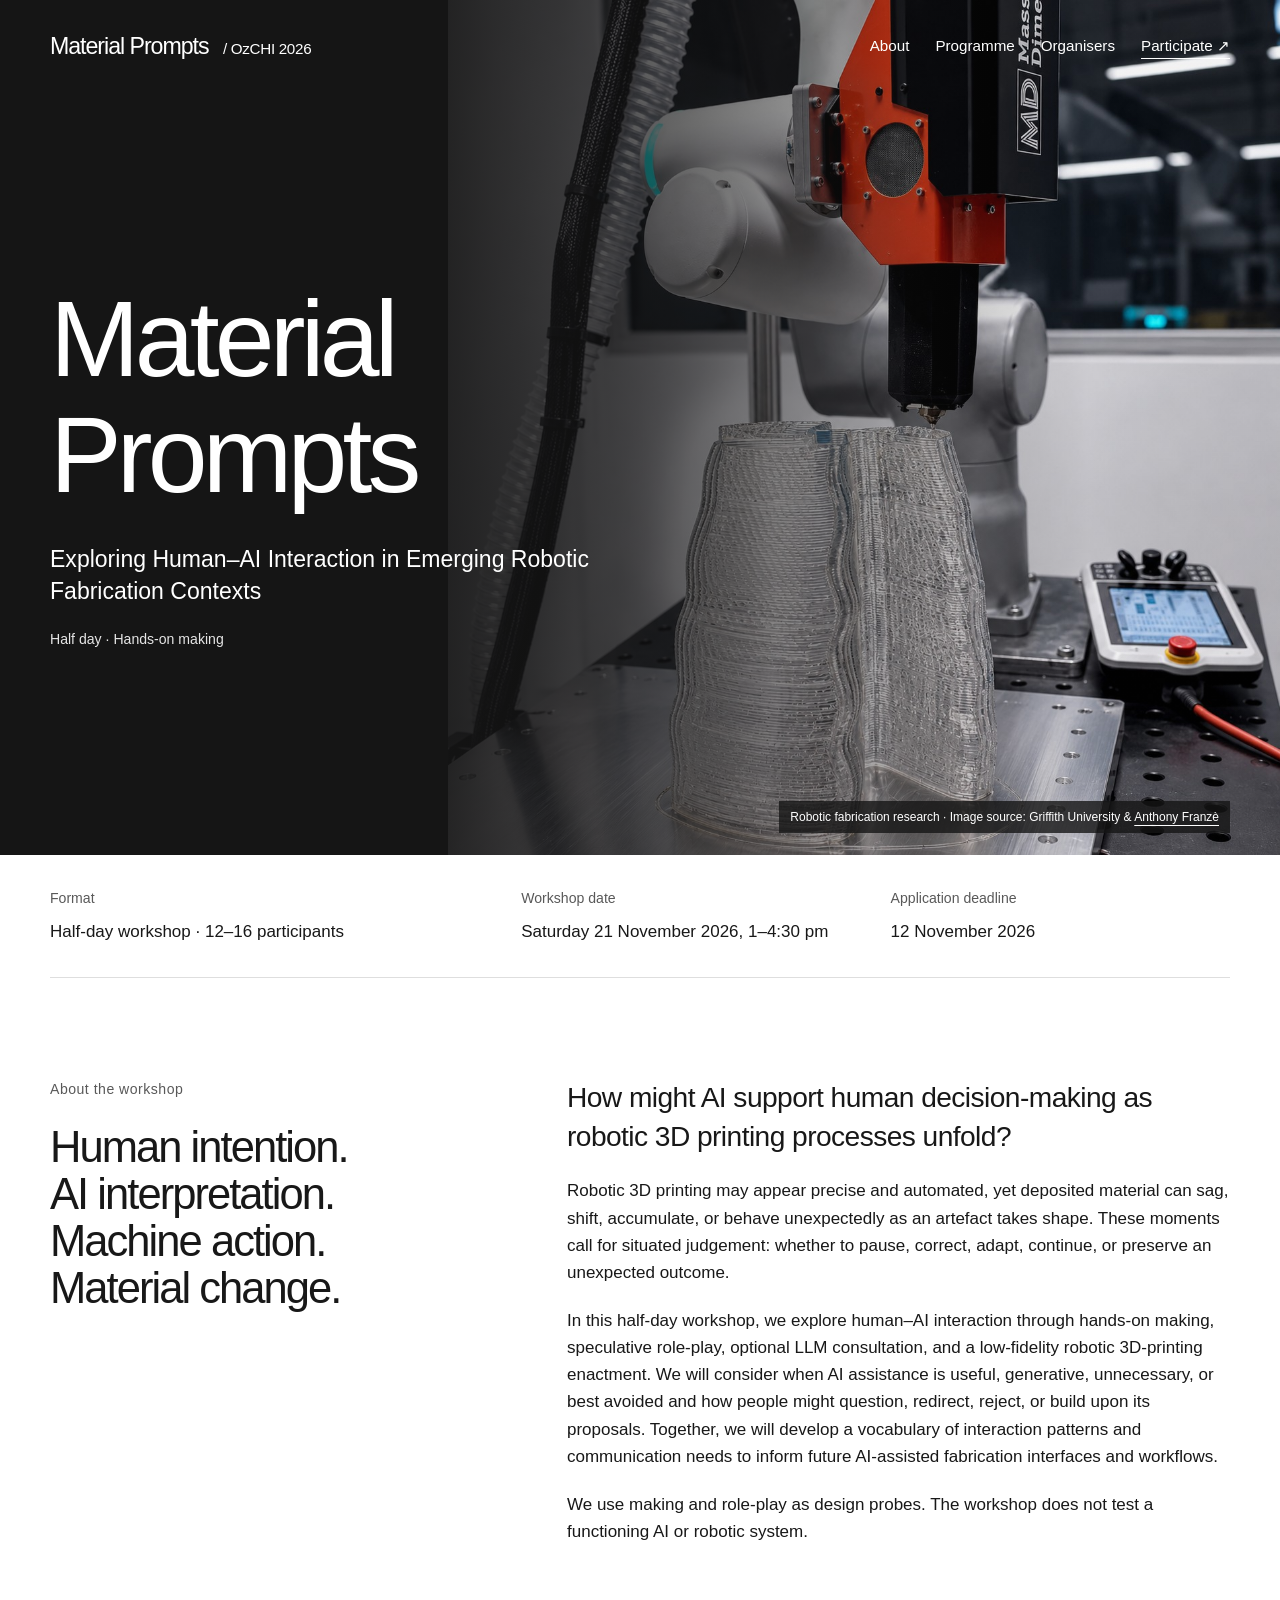
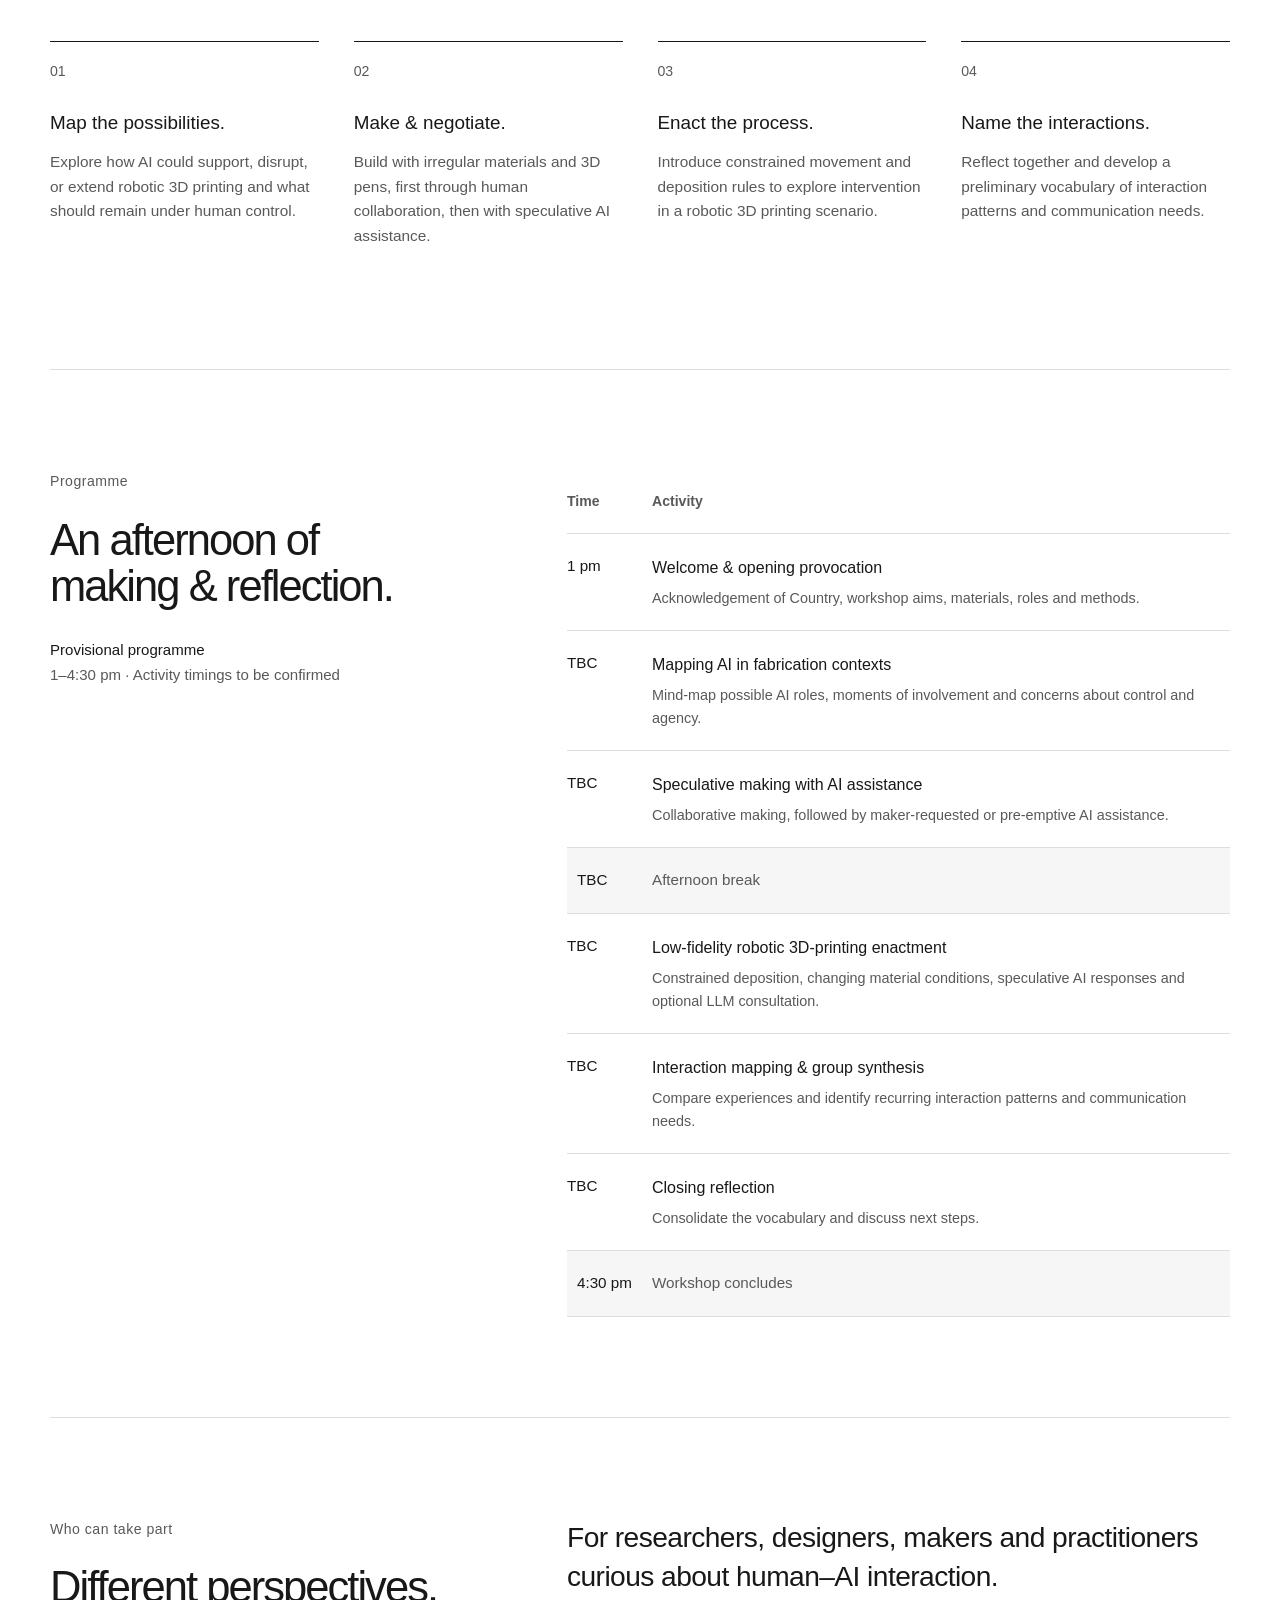
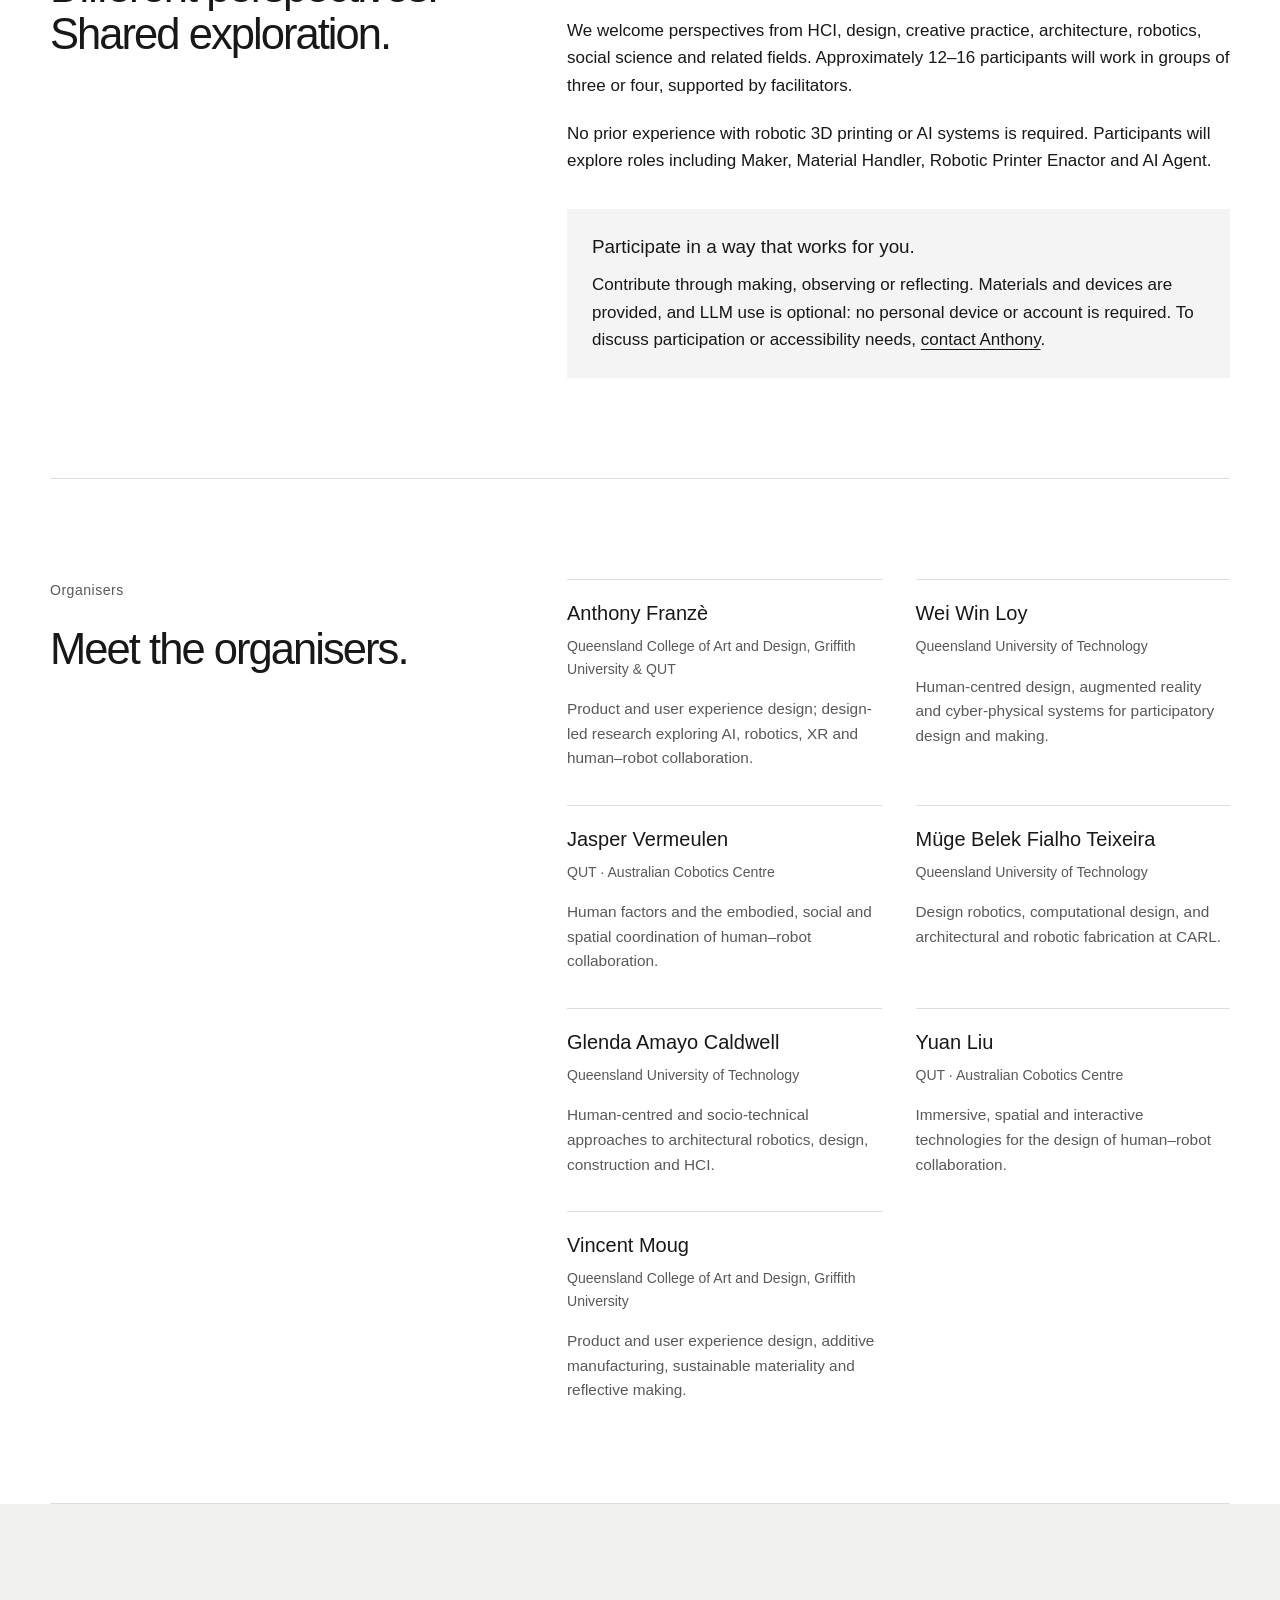
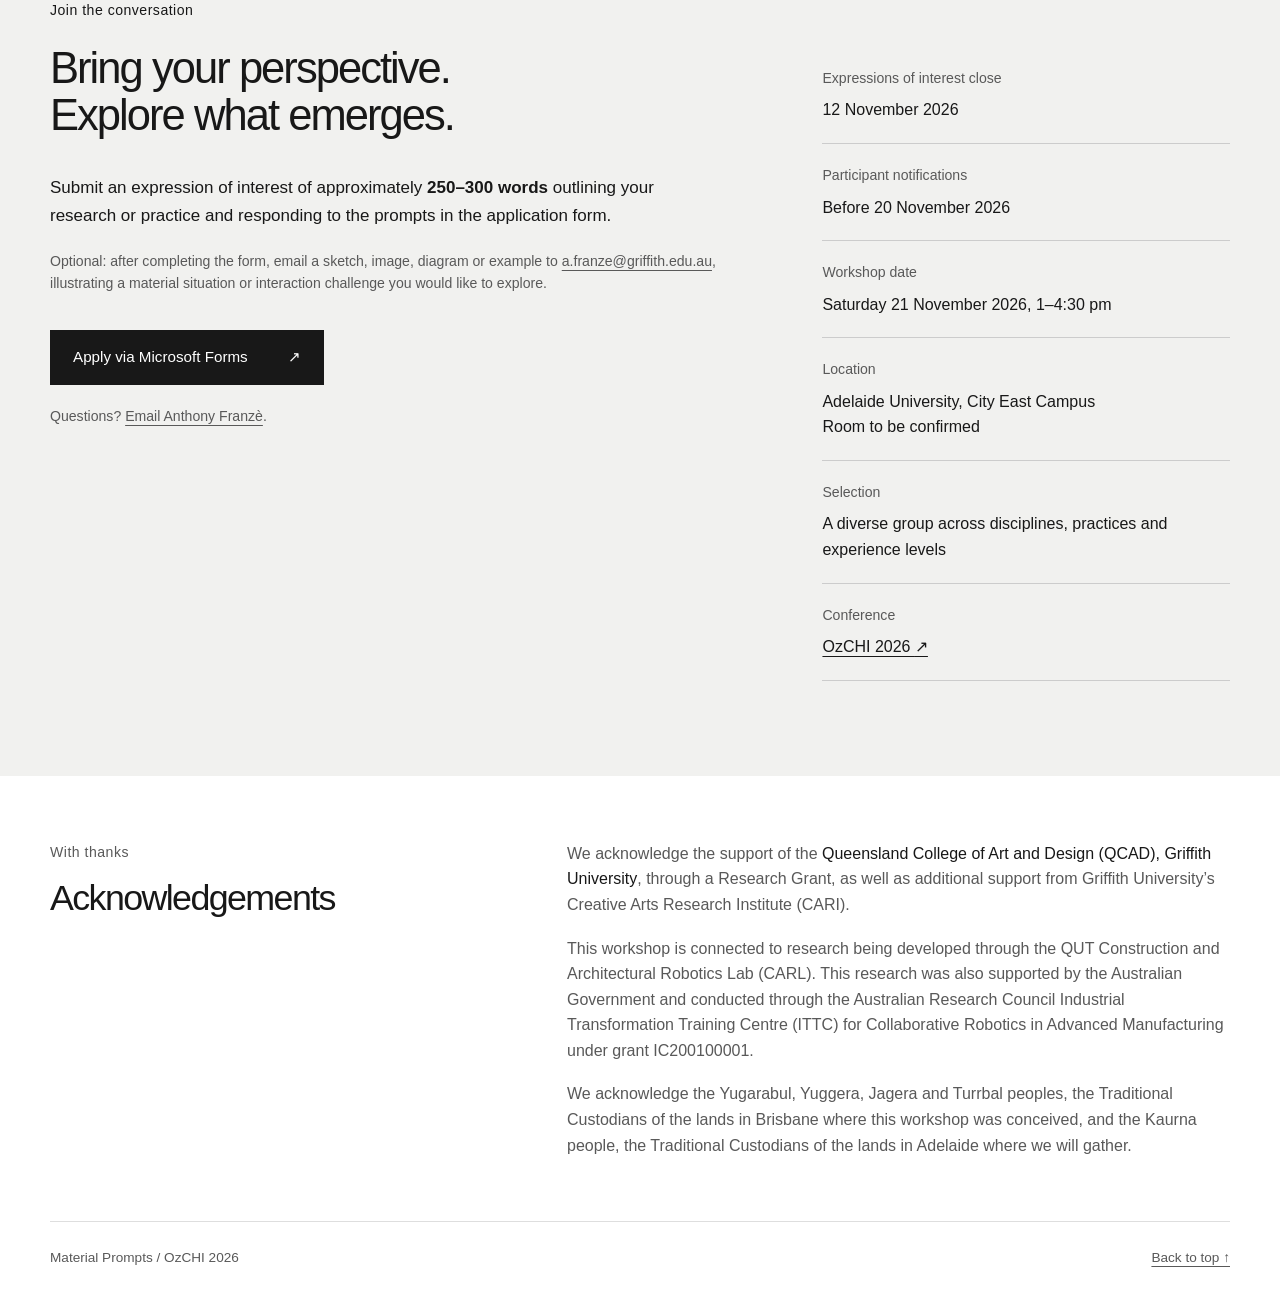
<file: index.html>
<!doctype html>
<html lang="en-AU">
<head>
  <meta charset="utf-8">
  <meta name="viewport" content="width=device-width, initial-scale=1">
  <title>Material Prompts | OzCHI 2026 Workshop</title>
  <meta name="description" content="Explore human–AI interaction in emerging robotic fabrication contexts through hands-on making and speculative role-play. A half-day workshop for OzCHI 2026.">
  <meta name="theme-color" content="#151515">
  <link rel="icon" href="favicon.svg" type="image/svg+xml">
  <link rel="stylesheet" href="style.css">
</head>
<body>
  <a class="skip" href="#main">Skip to content</a>
  <header class="site-header wrap">
    <a class="brand" href="#">Material Prompts <span>/ OzCHI 2026</span></a>
    <nav aria-label="Main navigation">
      <a href="#about">About</a><a href="#programme">Programme</a><a href="#organisers">Organisers</a><a href="#participate">Participate <span aria-hidden="true">↗</span></a>
    </nav>
  </header>
  <main id="main">
    <section class="hero" aria-labelledby="title">
      <img class="hero-image" src="assets/robotic-fabrication.jpg" alt="Robotic arm depositing material to build a layered freeform object" width="1237" height="1272" fetchpriority="high">
      <div>
        <p class="eyebrow"><br></p>
        <h1 id="title">Material<br>Prompts</h1>
        <p class="subtitle">Exploring Human–AI Interaction in Emerging Robotic Fabrication Contexts</p>
        <p class="small">Half day · Hands-on making</p>
      </div>
      <p class="image-credit">Robotic fabrication research · Image source: Griffith University &amp; <a href="https://www.anthonyfranze.com/">Anthony Franzè</a></p>
    </section>
    <aside class="institution wrap" aria-label="Workshop support" hidden><p class="eyebrow"><br></p><p><br></p></aside>
    <dl class="facts wrap">
      <div><dt>Format</dt><dd>Half-day workshop · 12–16 participants</dd></div>
      <div><dt>Workshop date</dt><dd>Saturday 21 November 2026, 1–4:30 pm</dd></div>
      <div><dt>Application deadline</dt><dd>12 November 2026</dd></div>
    </dl>
    <section id="about" class="section wrap">
      <div class="section-heading"><p class="eyebrow">About the workshop</p><h2>Human intention.<br>AI interpretation.<br>Machine action.<br>Material change.</h2></div>
      <div class="section-content">
        <p class="lead">How might AI support human decision-making as robotic 3D printing processes unfold?</p>
        <p>Robotic 3D printing may appear precise and automated, yet deposited material can sag, shift, accumulate, or behave unexpectedly as an artefact takes shape. These moments call for situated judgement: whether to pause, correct, adapt, continue, or preserve an unexpected outcome.</p>
        <p>In this half-day workshop, we explore human–AI interaction through hands-on making, speculative role-play, optional LLM consultation, and a low-fidelity robotic 3D-printing enactment. We will consider when AI assistance is useful, generative, unnecessary, or best avoided and how people might question, redirect, reject, or build upon its proposals. Together, we will develop a vocabulary of interaction patterns and communication needs to inform future AI-assisted fabrication interfaces and workflows.</p>
        <p>We use making and role-play as design probes. The workshop does not test a functioning AI or robotic system.</p>
      </div>
      <div class="activities">
        <article><span class="number">01</span><h3>Map the possibilities.</h3><p>Explore how AI could support, disrupt, or extend robotic 3D printing and what should remain under human control.</p></article>
        <article><span class="number">02</span><h3>Make &amp; negotiate.</h3><p>Build with irregular materials and 3D pens, first through human collaboration, then with speculative AI assistance.</p></article>
        <article><span class="number">03</span><h3>Enact the process.</h3><p>Introduce constrained movement and deposition rules to explore intervention in a robotic 3D printing scenario.</p></article>
        <article><span class="number">04</span><h3>Name the interactions.</h3><p>Reflect together and develop a preliminary vocabulary of interaction patterns and communication needs.</p></article>
      </div>
    </section>
    <section id="programme" class="section wrap">
      <div class="section-heading"><p class="eyebrow">Programme</p><h2>An afternoon of<br>making &amp; reflection.</h2><p>Provisional programme<br><span class="muted">1–4:30 pm · Activity timings to be confirmed</span></p></div>
      <div class="section-content">
        <table><caption class="sr-only">Provisional half-day workshop programme</caption><thead><tr><th scope="col">Time</th><th scope="col">Activity</th></tr></thead><tbody>
          <tr><th scope="row">1 pm</th><td><strong>Welcome &amp; opening provocation</strong><span>Acknowledgement of Country, workshop aims, materials, roles and methods.</span></td></tr>
          <tr><th scope="row">TBC</th><td><strong>Mapping AI in fabrication contexts</strong><span>Mind-map possible AI roles, moments of involvement and concerns about control and agency.</span></td></tr>
          <tr><th scope="row">TBC</th><td><strong>Speculative making with AI assistance</strong><span>Collaborative making, followed by maker-requested or pre-emptive AI assistance.</span></td></tr>
          <tr class="break"><th scope="row">TBC</th><td>Afternoon break</td></tr>
          <tr><th scope="row">TBC</th><td><strong>Low-fidelity robotic 3D-printing enactment</strong><span>Constrained deposition, changing material conditions, speculative AI responses and optional LLM consultation.</span></td></tr>
          <tr><th scope="row">TBC</th><td><strong>Interaction mapping &amp; group synthesis</strong><span>Compare experiences and identify recurring interaction patterns and communication needs.</span></td></tr>
          <tr><th scope="row">TBC</th><td><strong>Closing reflection</strong><span>Consolidate the vocabulary and discuss next steps.</span></td></tr>
          <tr class="break"><th scope="row">4:30 pm</th><td>Workshop concludes</td></tr>
        </tbody></table>
      </div>
    </section>
    <section class="section wrap" id="who">
      <div class="section-heading"><p class="eyebrow">Who can take part</p><h2>Different perspectives.<br>Shared exploration.</h2></div>
      <div class="section-content"><p class="lead">For researchers, designers, makers and practitioners curious about human–AI interaction.</p><p>We welcome perspectives from HCI, design, creative practice, architecture, robotics, social science and related fields. Approximately 12–16 participants will work in groups of three or four, supported by facilitators.</p><p>No prior experience with robotic 3D printing or AI systems is required. Participants will explore roles including Maker, Material Handler, Robotic Printer Enactor and AI Agent.</p><div class="note"><h3>Participate in a way that works for you.</h3><p>Contribute through making, observing or reflecting. Materials and devices are provided, and LLM use is optional: no personal device or account is required. To discuss participation or accessibility needs, <a href="mailto:a.franze@griffith.edu.au">contact Anthony</a>.</p></div></div>
    </section>
    <section id="organisers" class="section wrap">
      <div class="section-heading"><p class="eyebrow">Organisers</p><h2>Meet the organisers.</h2></div>
      <div class="people">
        <article><h3>Anthony Franzè</h3><p class="affiliation">Queensland College of Art and Design, Griffith University &amp; QUT</p><p>Product and user experience design; design-led research exploring AI, robotics, XR and human–robot collaboration.</p></article>
        <article><h3>Wei Win Loy</h3><p class="affiliation">Queensland University of Technology</p><p>Human-centred design, augmented reality and cyber-physical systems for participatory design and making.</p></article>
        <article><h3>Jasper Vermeulen</h3><p class="affiliation">QUT · Australian Cobotics Centre</p><p>Human factors and the embodied, social and spatial coordination of human–robot collaboration.</p></article>
        <article><h3>Müge Belek Fialho Teixeira</h3><p class="affiliation">Queensland University of Technology</p><p>Design robotics, computational design, and architectural and robotic fabrication at CARL.</p></article>
        <article><h3>Glenda Amayo Caldwell</h3><p class="affiliation">Queensland University of Technology</p><p>Human-centred and socio-technical approaches to architectural robotics, design, construction and HCI.</p></article>
        <article><h3>Yuan Liu</h3><p class="affiliation">QUT · Australian Cobotics Centre</p><p>Immersive, spatial and interactive technologies for the design of human–robot collaboration.</p></article>
        <article><h3>Vincent Moug</h3><p class="affiliation">Queensland College of Art and Design, Griffith University</p><p>Product and user experience design, additive manufacturing, sustainable materiality and reflective making.</p></article>
      </div>
    </section>
    <section id="participate" class="participate">
      <div class="wrap join-grid"><div><p class="eyebrow">Join the conversation</p><h2>Bring your perspective.<br>Explore what emerges.</h2><p>Submit an expression of interest of approximately <strong>250–300 words</strong> outlining your research or practice and responding to the prompts in the application form.</p>
        <p class="small">Optional: after completing the form, email a sketch, image, diagram or example to <a href="mailto:a.franze@griffith.edu.au">a.franze@griffith.edu.au</a>, illustrating a material situation or interaction challenge you would like to explore.</p>
        <a class="button" href="https://forms.cloud.microsoft/r/SnEC7xNbmc">Apply via Microsoft Forms <span aria-hidden="true">↗</span></a><p class="small">Questions? <a href="mailto:a.franze@griffith.edu.au">Email Anthony Franzè</a>.</p>
      </div><dl class="join-details"><div><dt>Expressions of interest close</dt><dd>12 November 2026</dd></div><div><dt>Participant notifications</dt><dd>Before 20 November 2026</dd></div><div><dt>Workshop date</dt><dd>Saturday 21 November 2026, 1–4:30 pm</dd></div><div><dt>Location</dt><dd>Adelaide University, City East Campus<br>Room to be confirmed</dd></div><div><dt>Selection</dt><dd>A diverse group across disciplines, practices and experience levels</dd></div><div><dt>Conference</dt><dd><a href="https://www.ozchi.org/2026/">OzCHI 2026 <span aria-hidden="true">↗</span></a></dd></div></dl></div>
    </section>
  </main>
  <footer class="wrap acknowledgements" aria-labelledby="acknowledgements-title">
    <div class="acknowledgements-heading"><p class="eyebrow">With thanks</p><h2 id="acknowledgements-title">Acknowledgements</h2></div>
    <div class="acknowledgements-copy" data-country-merged="true">
      <p>We acknowledge the support of the <strong>Queensland College of Art and Design (QCAD), Griffith University</strong>, through a Research Grant, as well as additional support from Griffith University’s Creative Arts Research Institute (CARI).</p>
      <p>This workshop is connected to research being developed through the QUT Construction and Architectural Robotics Lab (CARL). This research was also supported by the Australian Government and conducted through the Australian Research Council Industrial Transformation Training Centre (ITTC) for Collaborative Robotics in Advanced Manufacturing under grant IC200100001.</p>
      <p>We acknowledge the Yugarabul, Yuggera, Jagera and Turrbal peoples, the Traditional Custodians of the lands in Brisbane where this workshop was conceived, and the Kaurna people, the Traditional Custodians of the lands in Adelaide where we will gather.</p>
    </div>
    <div class="footer-bottom"><span>Material Prompts / OzCHI 2026</span><a href="#">Back to top ↑</a></div>
  </footer>
</body>
</html>
</file>
<file: style.css>
:root{font-family:"Helvetica Neue",Helvetica,Arial,sans-serif;color:#181818;background:#fff;font-synthesis:none;--muted:#595959;--line:#dedede}*{box-sizing:border-box}html{scroll-behavior:smooth;scroll-padding-top:28px}body{margin:0;font-size:17px;line-height:1.6}a{color:inherit;text-underline-offset:4px}a:hover{text-decoration-thickness:2px}a:focus-visible{outline:3px solid #438fea;outline-offset:5px}p{margin:0 0 1.3rem}h1,h2,h3{margin:0;font-weight:500}h1,h2{letter-spacing:-.045em;line-height:1.08}h1{font-size:clamp(4.3rem,8.4vw,8.2rem);margin:30px 0}h2{font-size:clamp(2rem,3.4vw,3.4rem)}h3{font-size:1.18rem;line-height:1.35}.wrap{width:min(1380px,calc(100% - 100px));margin-inline:auto}.site-header{position:absolute;z-index:2;top:0;left:0;right:0;color:white;display:flex;justify-content:space-between;align-items:center;gap:25px;padding-block:28px}.brand{font-size:1.45rem;font-weight:500;letter-spacing:-.045em;text-decoration:none}.brand span{display:inline-block;font-size:.95rem;font-weight:400;letter-spacing:-.02em;padding-left:9px}nav{display:flex;flex-wrap:wrap;gap:26px}nav a{font-size:.95rem;text-decoration:none}nav a:last-child{border-bottom:1px solid white}.hero{position:relative;isolation:isolate;min-height:810px;min-height:min(940px,max(810px,95svh));background:#151515;color:white;padding:145px max(50px,calc((100vw - 1380px)/2)) 100px;display:flex;align-items:center;overflow:hidden}.hero:after{content:"";position:absolute;z-index:-1;inset:0;background:linear-gradient(90deg,#151515 0%,#151515f5 32%,#151515a6 53%,#1515150d 85%)}.hero-image{position:absolute;z-index:-2;right:0;top:0;width:65%;height:100%;object-fit:cover;object-position:50% 44%}.hero>div{width:min(620px,61%)}.eyebrow{font-size:.88rem;font-weight:400;letter-spacing:.035em;margin-bottom:24px}.subtitle{font-size:clamp(1.15rem,1.8vw,1.65rem);line-height:1.4;max-width:590px}.button{display:inline-flex;justify-content:space-between;align-items:center;gap:40px;border:1px solid #181818;background:#181818;color:white;padding:14px 22px;margin:15px 0 20px;text-decoration:none;font-size:.95rem}.button:hover{background:#333}.hero .button{background:white;border-color:white;color:#181818}.hero .button:hover{background:#dedede}.small{font-size:.88rem;color:var(--muted)}.hero .small{color:#e5e5e5;max-width:450px}.image-credit{position:absolute;bottom:22px;right:50px;margin:0;font-size:.75rem;line-height:1.5;color:white;text-align:right;background:#151515c9;padding:7px 11px}.facts{display:grid;grid-template-columns:1.3fr 1fr 1fr;gap:30px;padding-block:32px;margin-block:0;border-bottom:1px solid var(--line)}dt{font-size:.88rem;color:var(--muted);margin-bottom:8px}dd{margin:0;font-weight:500}.section{display:grid;grid-template-columns:1fr 1.5fr;gap:75px;padding-block:100px;border-bottom:1px solid var(--line)}.section-heading>p:not(.eyebrow){font-size:.94rem;margin-top:28px}.section-heading .eyebrow{color:var(--muted)}.section-content{max-width:800px}.lead{font-size:clamp(1.4rem,2.2vw,1.9rem);line-height:1.4;letter-spacing:-.02em}.muted{color:var(--muted)}.activities{display:grid;grid-template-columns:repeat(4,1fr);gap:35px;grid-column:1/-1}.activities article{border-top:1px solid #181818;padding-top:18px}.number{color:var(--muted);font-size:.88rem;display:block;margin-bottom:28px}.activities h3{margin-bottom:14px}.activities p,.people p{font-size:.96rem;color:var(--muted)}table{border-collapse:collapse;text-align:left;width:100%}thead{font-size:.88rem;color:var(--muted)}th,td{border-bottom:1px solid var(--line);padding:20px 0;vertical-align:top}th:first-child{width:85px;padding-right:18px}tbody th{font-size:.95rem;font-weight:400}td strong{font-size:1rem;font-weight:500}td span{display:block;font-size:.9rem;color:var(--muted);margin-top:6px}.break{background:#f6f6f6}.break th{padding-left:10px}.break td{color:var(--muted);font-size:.95rem}.note{background:#f4f4f4;padding:25px;margin-top:35px}.note p{margin:12px 0 0}.people{display:grid;grid-template-columns:1fr 1fr;gap:34px}.people article{border-top:1px solid var(--line);padding-top:20px}.people h3{font-size:1.25rem}.people .affiliation{font-size:.88rem;margin:8px 0 17px}.people p:last-child{margin-bottom:0}.participate{background:#f1f1ef;padding-block:95px}.join-grid{display:grid;grid-template-columns:1.65fr 1fr;gap:100px}.participate h2{margin-bottom:35px}.prompts{padding-left:20px;font-size:1rem}.prompts li{padding-left:6px;margin-bottom:13px}.join-details{margin:48px 0 0}.join-details div{padding-block:20px;border-bottom:1px solid #ccc}.join-details dd{font-weight:400;font-size:1rem}footer{padding-block:45px;display:flex;justify-content:space-between;gap:55px;font-size:.83rem;color:var(--muted)}footer p{max-width:900px;margin:0}footer>a{min-width:170px}.skip{position:absolute;top:-100px;left:20px;padding:12px;background:white;z-index:5}.skip:focus{top:10px}.sr-only{position:absolute;width:1px;height:1px;padding:0;margin:-1px;overflow:hidden;clip:rect(0,0,0,0);white-space:nowrap;border:0}
@media(max-width:1000px){.wrap{width:calc(100% - 64px)}.site-header{align-items:flex-start}.brand span{display:block;padding:3px 0 0}nav{gap:18px}.hero{padding-inline:32px}.hero>div{width:70%}.section{gap:40px;grid-template-columns:1fr 1.45fr;padding-block:75px}.activities{grid-template-columns:repeat(2,1fr)}.join-grid{gap:45px}}
@media(max-width:680px){body{font-size:16px}.wrap{width:calc(100% - 40px)}.site-header{flex-direction:column;gap:18px;padding-block:22px}.brand{font-size:1.3rem}.brand span{display:inline;padding-left:6px;font-size:.87rem}nav{gap:23px}nav a{font-size:.87rem}.hero{min-height:860px;align-items:flex-start;padding:168px 20px 300px}.hero>div{width:100%}.hero-image{width:100%;top:auto;bottom:0;height:62%;object-position:center 65%}.hero:after{background:linear-gradient(180deg,#151515 0%,#151515 37%,#151515d9 51%,#15151526 80%,#15151577 100%)}h1{font-size:clamp(3.7rem,17vw,5.5rem);margin-block:20px}.subtitle{font-size:1.24rem;max-width:450px}.hero .small{max-width:300px}.image-credit{right:15px;bottom:15px;font-size:.75rem}.facts{grid-template-columns:1fr;gap:20px;padding-block:26px}.facts div{display:grid;grid-template-columns:1fr 1.3fr;gap:12px}.facts dd{font-size:.94rem}.section,.join-grid{grid-template-columns:1fr;gap:35px}.section{padding-block:55px}.section-heading .eyebrow{margin-bottom:15px}.activities,.people{grid-template-columns:1fr;gap:28px}.number{margin-bottom:15px}th:first-child{width:66px}.participate{padding-block:55px}.join-details{margin-top:0}footer{flex-direction:column;gap:25px;padding-block:30px}.button{max-width:100%}}
@media(prefers-reduced-motion:reduce){html{scroll-behavior:auto}}

.institution{display:flex;align-items:center;gap:45px;padding-block:32px;border-bottom:1px solid var(--line)}.institution .eyebrow{margin:0;color:var(--muted);flex-shrink:0}.institution>p:last-child{margin:0;line-height:1.35}.institution strong{display:block;font-size:clamp(1.25rem,2.3vw,2rem);font-weight:500;letter-spacing:-.025em}.institution span{display:block;font-size:1rem;margin-top:6px}.acknowledgements{display:grid;grid-template-columns:1fr 1.5fr;gap:45px 75px;padding-block:65px 30px;font-size:1rem}.acknowledgements h2{font-size:clamp(1.7rem,2.8vw,2.5rem);color:#181818;overflow-wrap:anywhere}.acknowledgements .eyebrow{margin-bottom:16px}.acknowledgements-copy p{margin-bottom:18px}.acknowledgements-copy strong{color:#181818;font-weight:500}.footer-bottom{grid-column:1/-1;display:flex;justify-content:space-between;gap:20px;border-top:1px solid var(--line);padding-top:25px;font-size:.85rem}
@media(max-width:680px){.institution{display:block;padding-block:26px}.institution .eyebrow{margin-bottom:12px}.acknowledgements{grid-template-columns:1fr;gap:25px;padding-block:45px 25px}.footer-bottom{flex-wrap:wrap}}

.country-acknowledgement{grid-column:1/-1;display:grid;grid-template-columns:1fr 1.5fr;gap:75px;border-top:1px solid var(--line);padding-top:38px}.country-acknowledgement p{margin-bottom:18px}.country-acknowledgement h2{font-size:clamp(1.7rem,2.8vw,2.5rem)}[hidden]{display:none!important}@media(max-width:680px){.country-acknowledgement{grid-template-columns:1fr;gap:22px}}
</file>
